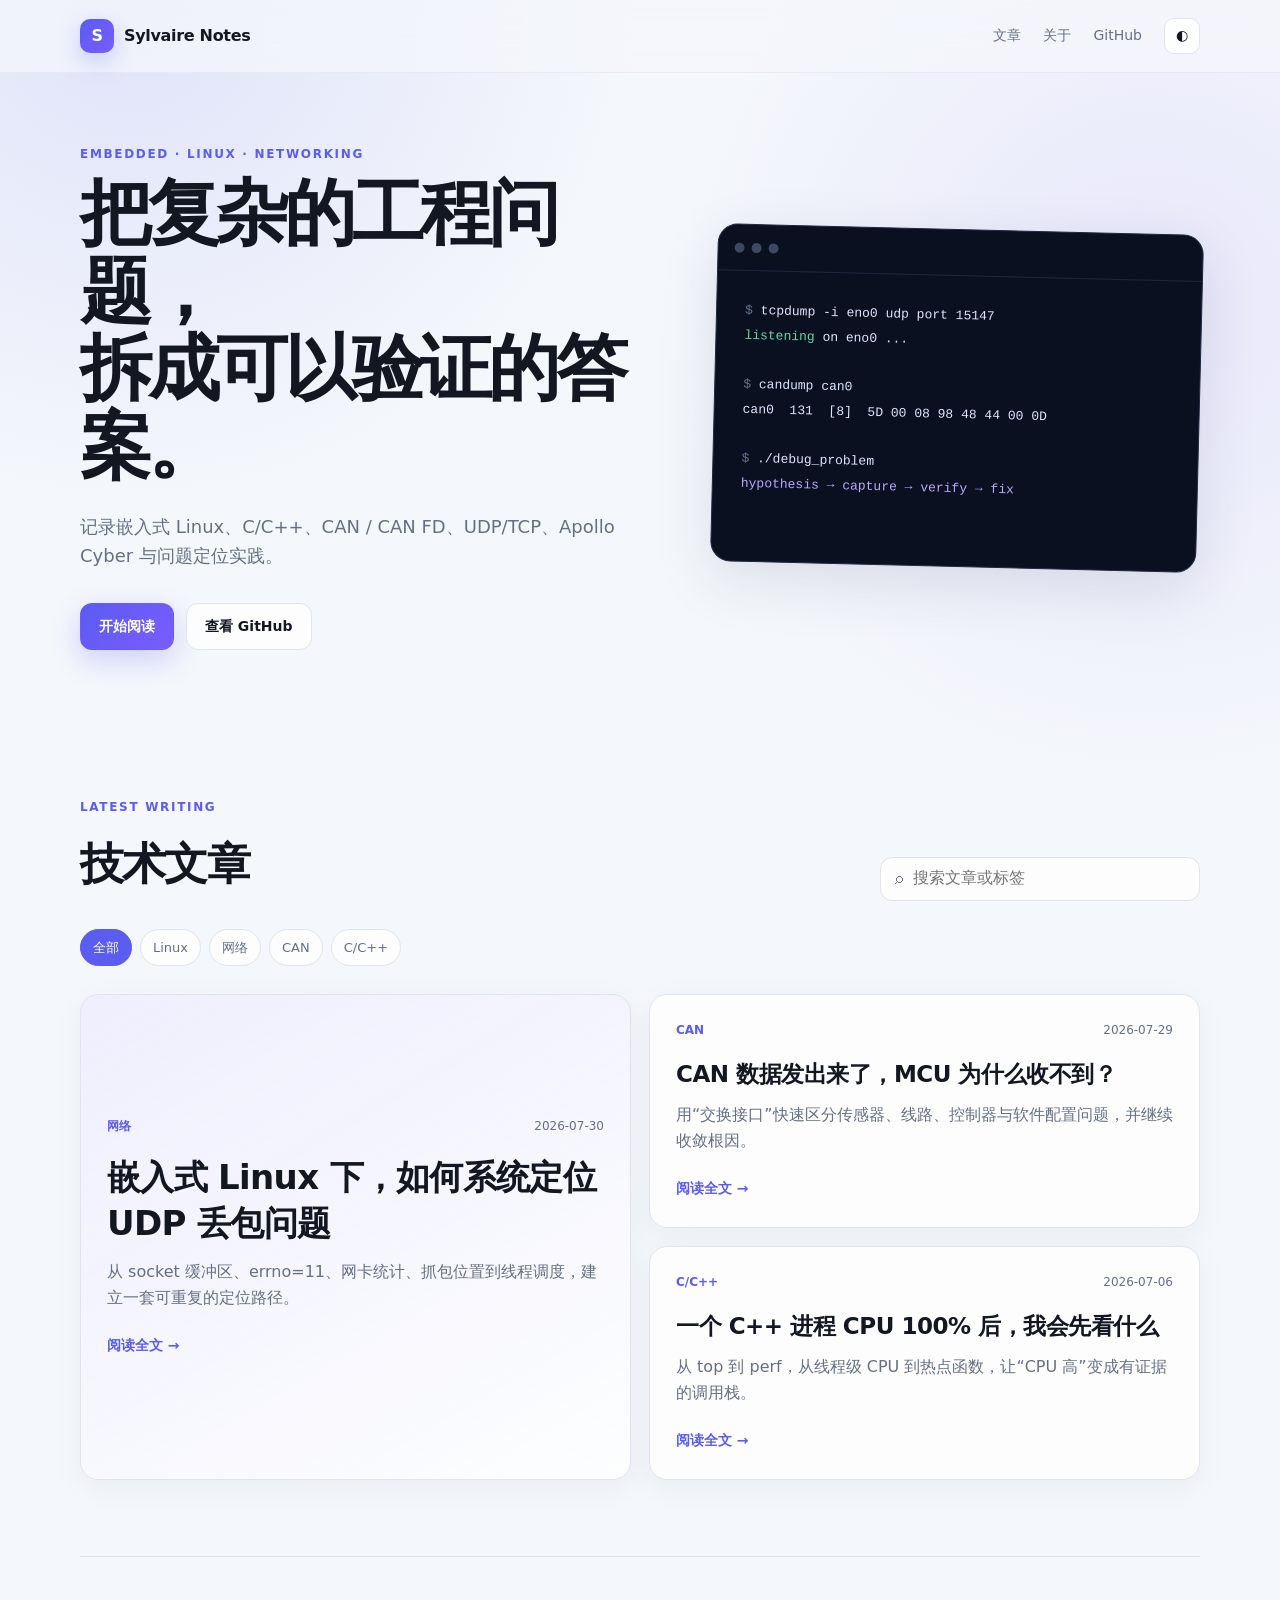
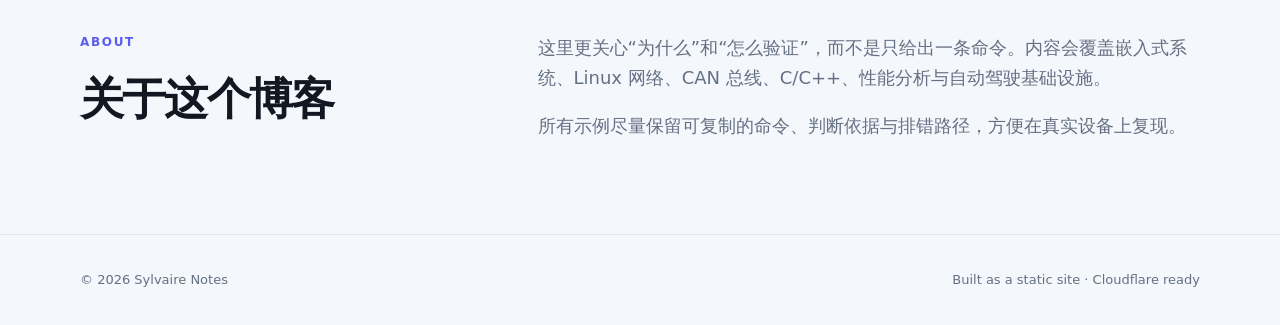
<file: index.html>
<!doctype html>
<html lang="zh-CN">
<head>
  <meta charset="utf-8" />
  <meta name="viewport" content="width=device-width, initial-scale=1" />
  <meta name="description" content="Sylvaire Notes：记录嵌入式 Linux、C/C++、网络、CAN 与工程实践。" />
  <meta name="theme-color" content="#0b1020" />
  <title>Sylvaire Notes · 嵌入式与工程实践</title>
  <link rel="icon" href="assets/favicon.svg" type="image/svg+xml" />
  <link rel="stylesheet" href="assets/style.css" />
</head>
<body>
  <header class="site-header">
    <div class="container nav-wrap">
      <a class="brand" href="./" aria-label="Sylvaire Notes 首页">
        <span class="brand-mark">S</span>
        <span>Sylvaire Notes</span>
      </a>
      <nav class="nav" aria-label="主导航">
        <a href="#articles">文章</a>
        <a href="#about">关于</a>
        <a href="https://github.com/sylvaire" target="_blank" rel="noreferrer">GitHub</a>
        <button id="themeToggle" class="icon-btn" type="button" aria-label="切换深浅色">◐</button>
      </nav>
    </div>
  </header>

  <main>
    <section class="hero container">
      <div class="hero-copy">
        <p class="eyebrow">Embedded · Linux · Networking</p>
        <h1>把复杂的工程问题，<br />拆成可以验证的答案。</h1>
        <p class="hero-desc">记录嵌入式 Linux、C/C++、CAN / CAN FD、UDP/TCP、Apollo Cyber 与问题定位实践。</p>
        <div class="hero-actions">
          <a class="btn primary" href="#articles">开始阅读</a>
          <a class="btn ghost" href="https://github.com/sylvaire" target="_blank" rel="noreferrer">查看 GitHub</a>
        </div>
      </div>
      <div class="terminal-card" aria-label="代码终端装饰">
        <div class="terminal-top"><span></span><span></span><span></span></div>
        <pre><code><span class="dim">$</span> tcpdump -i eno0 udp port 15147
<span class="ok">listening</span> on eno0 ...

<span class="dim">$</span> candump can0
can0  131  [8]  5D 00 08 98 48 44 00 0D

<span class="dim">$</span> ./debug_problem
<span class="accent">hypothesis → capture → verify → fix</span></code></pre>
      </div>
    </section>

    <section class="container section" id="articles">
      <div class="section-head">
        <div>
          <p class="eyebrow">Latest writing</p>
          <h2>技术文章</h2>
        </div>
        <label class="search-wrap">
          <span>⌕</span>
          <input id="searchInput" type="search" placeholder="搜索文章或标签" aria-label="搜索文章" />
        </label>
      </div>

      <div class="tag-row" id="tagRow">
        <button class="tag active" data-tag="all">全部</button>
        <button class="tag" data-tag="linux">Linux</button>
        <button class="tag" data-tag="network">网络</button>
        <button class="tag" data-tag="can">CAN</button>
        <button class="tag" data-tag="cpp">C/C++</button>
      </div>

      <div class="article-grid" id="articleGrid">
        <article class="article-card featured" data-tags="linux network" data-search="udp tcp linux 抓包 tcpdump wireshark 网络定位">
          <div class="card-meta"><span>网络</span><time datetime="2026-07-30">2026-07-30</time></div>
          <h3><a href="posts/udp-debug.html">嵌入式 Linux 下，如何系统定位 UDP 丢包问题</a></h3>
          <p>从 socket 缓冲区、errno=11、网卡统计、抓包位置到线程调度，建立一套可重复的定位路径。</p>
          <a class="read-more" href="posts/udp-debug.html">阅读全文 →</a>
        </article>

        <article class="article-card" data-tags="can" data-search="can canfd 雷达 中断 接口 丢数据 mcu">
          <div class="card-meta"><span>CAN</span><time datetime="2026-07-29">2026-07-29</time></div>
          <h3><a href="posts/can-receive-debug.html">CAN 数据发出来了，MCU 为什么收不到？</a></h3>
          <p>用“交换接口”快速区分传感器、线路、控制器与软件配置问题，并继续收敛根因。</p>
          <a class="read-more" href="posts/can-receive-debug.html">阅读全文 →</a>
        </article>

        <article class="article-card" data-tags="cpp linux" data-search="c++ linux cpu 占用 perf top gdb 调试 性能">
          <div class="card-meta"><span>C/C++</span><time datetime="2026-07-06">2026-07-06</time></div>
          <h3><a href="posts/cpu-debug.html">一个 C++ 进程 CPU 100% 后，我会先看什么</a></h3>
          <p>从 top 到 perf，从线程级 CPU 到热点函数，让“CPU 高”变成有证据的调用栈。</p>
          <a class="read-more" href="posts/cpu-debug.html">阅读全文 →</a>
        </article>
      </div>
      <p class="empty-state" id="emptyState" hidden>没有匹配的文章。</p>
    </section>

    <section class="container section about" id="about">
      <div>
        <p class="eyebrow">About</p>
        <h2>关于这个博客</h2>
      </div>
      <div class="about-copy">
        <p>这里更关心“为什么”和“怎么验证”，而不是只给出一条命令。内容会覆盖嵌入式系统、Linux 网络、CAN 总线、C/C++、性能分析与自动驾驶基础设施。</p>
        <p>所有示例尽量保留可复制的命令、判断依据与排错路径，方便在真实设备上复现。</p>
      </div>
    </section>
  </main>

  <footer class="footer">
    <div class="container footer-inner">
      <span>© <span id="year"></span> Sylvaire Notes</span>
      <span>Built as a static site · Cloudflare ready</span>
    </div>
  </footer>

  <script src="assets/main.js"></script>
</body>
</html>
</file>
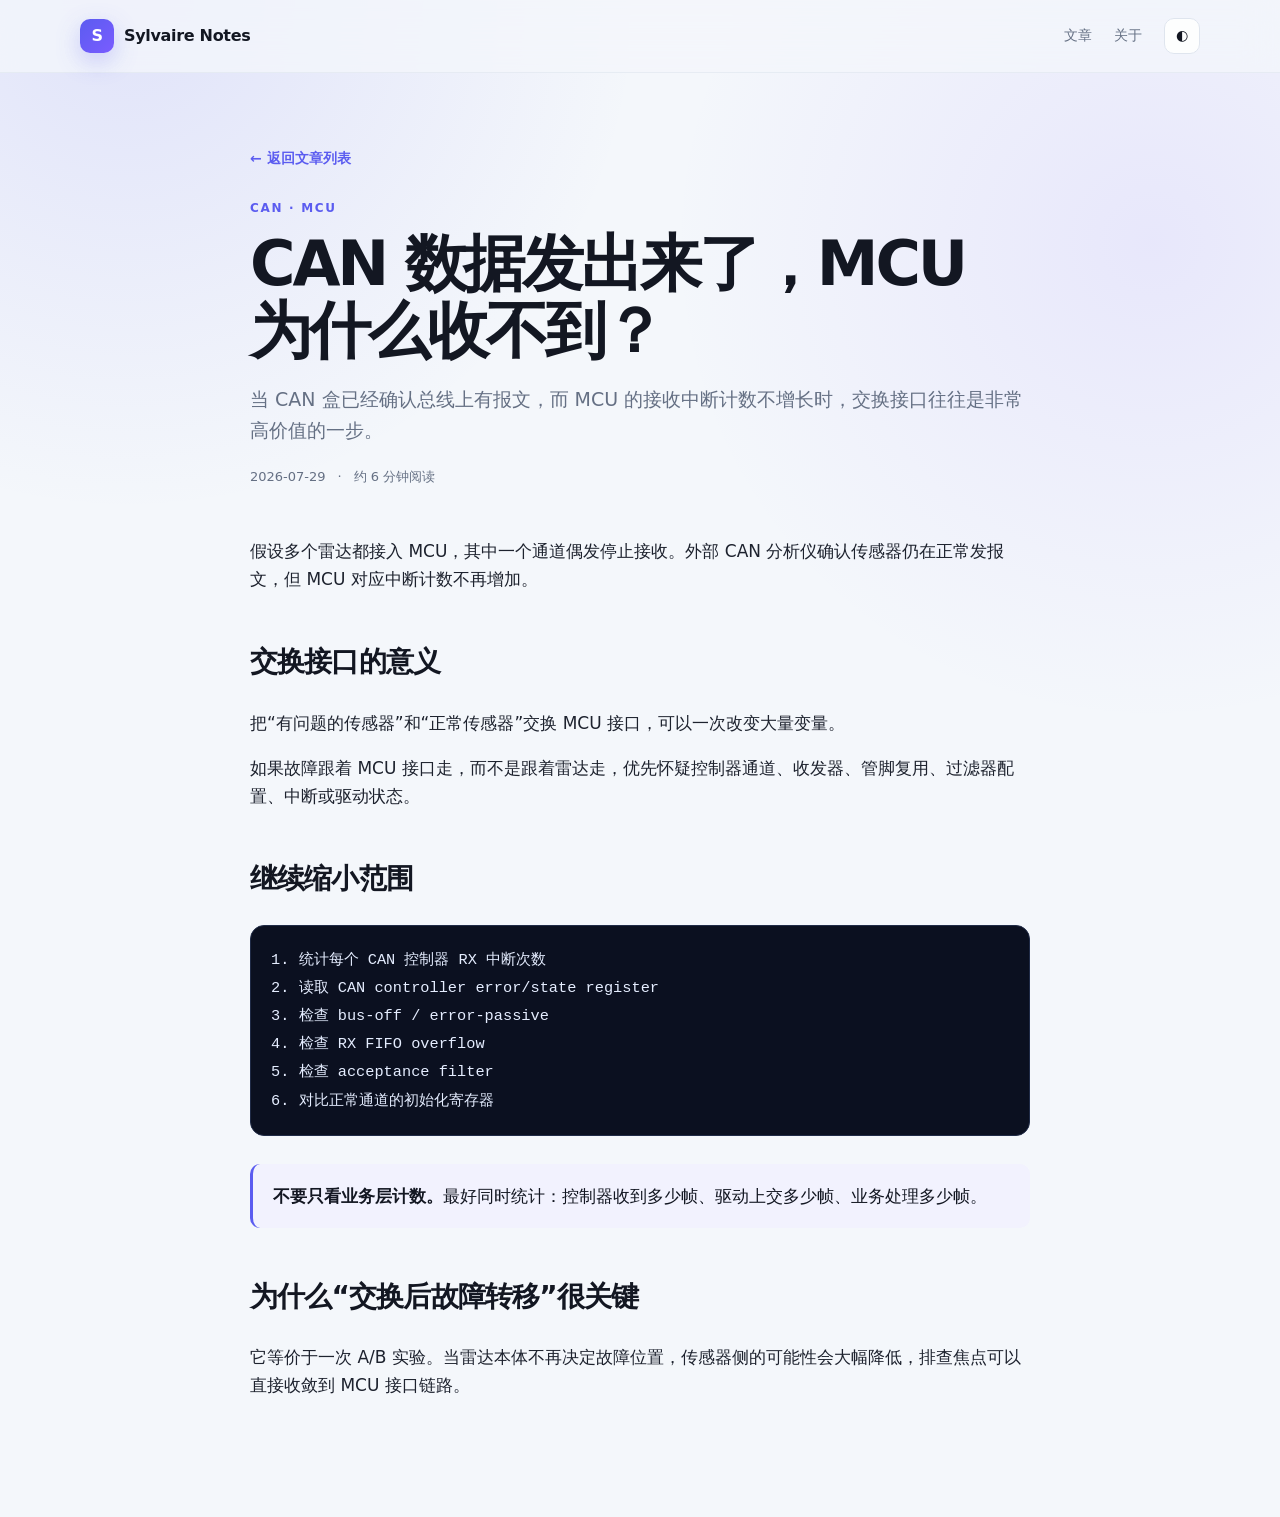
<file: posts/can-receive-debug.html>
<!doctype html>
<html lang="zh-CN">
<head>
  <meta charset="utf-8" />
  <meta name="viewport" content="width=device-width, initial-scale=1" />
  <meta name="description" content="当 CAN 盒已经确认总线上有报文，而 MCU 的接收中断计数不增长时，交换接口往往是非常高价值的一步。" />
  <title>CAN 数据发出来了，MCU 为什么收不到？ · Sylvaire Notes</title>
  <link rel="icon" href="../assets/favicon.svg" type="image/svg+xml" />
  <link rel="stylesheet" href="../assets/style.css" />
</head>
<body>
  <header class="site-header">
    <div class="container nav-wrap">
      <a class="brand" href="../"><span class="brand-mark">S</span><span>Sylvaire Notes</span></a>
      <nav class="nav"><a href="../#articles">文章</a><a href="../#about">关于</a><button id="themeToggle" class="icon-btn" type="button" aria-label="切换深浅色">◐</button></nav>
    </div>
  </header>
  <main class="post-main">
    <a class="post-back" href="../#articles">← 返回文章列表</a>
    <header class="post-header">
      <p class="eyebrow">CAN · MCU</p>
      <h1>CAN 数据发出来了，MCU 为什么收不到？</h1>
      <p class="post-lead">当 CAN 盒已经确认总线上有报文，而 MCU 的接收中断计数不增长时，交换接口往往是非常高价值的一步。</p>
      <div class="post-meta"><time datetime="2026-07-29">2026-07-29</time><span>·</span><span>约 6 分钟阅读</span></div>
    </header>
    <article class="prose"><p>假设多个雷达都接入 MCU，其中一个通道偶发停止接收。外部 CAN 分析仪确认传感器仍在正常发报文，但 MCU 对应中断计数不再增加。</p>
<h2>交换接口的意义</h2>
<p>把“有问题的传感器”和“正常传感器”交换 MCU 接口，可以一次改变大量变量。</p>
<p>如果故障跟着 MCU 接口走，而不是跟着雷达走，优先怀疑控制器通道、收发器、管脚复用、过滤器配置、中断或驱动状态。</p>
<h2>继续缩小范围</h2>
<pre><code>1. 统计每个 CAN 控制器 RX 中断次数
2. 读取 CAN controller error/state register
3. 检查 bus-off / error-passive
4. 检查 RX FIFO overflow
5. 检查 acceptance filter
6. 对比正常通道的初始化寄存器</code></pre>
<div class="callout"><strong>不要只看业务层计数。</strong>最好同时统计：控制器收到多少帧、驱动上交多少帧、业务处理多少帧。</div>
<h2>为什么“交换后故障转移”很关键</h2>
<p>它等价于一次 A/B 实验。当雷达本体不再决定故障位置，传感器侧的可能性会大幅降低，排查焦点可以直接收敛到 MCU 接口链路。</p></article>
  </main>
  <script src="../assets/main.js"></script>
</body>
</html>
</file>
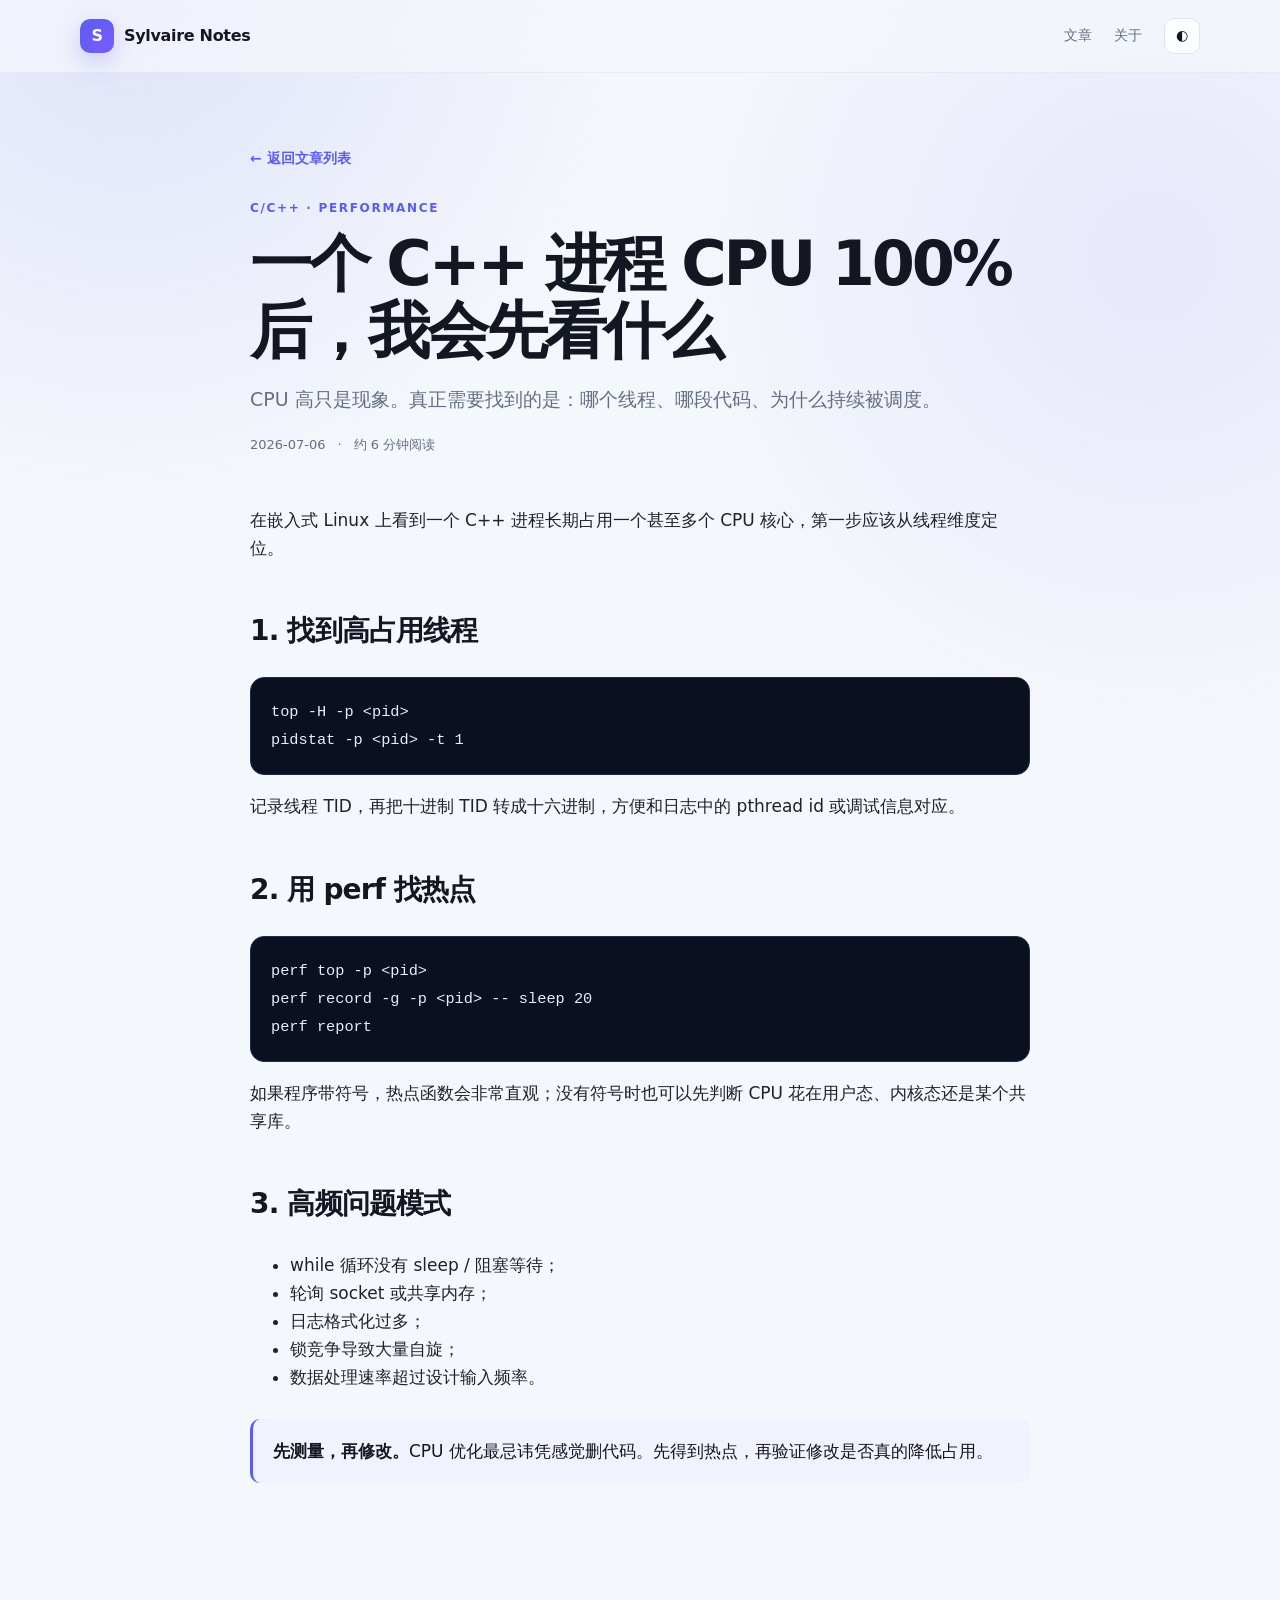
<file: posts/cpu-debug.html>
<!doctype html>
<html lang="zh-CN">
<head>
  <meta charset="utf-8" />
  <meta name="viewport" content="width=device-width, initial-scale=1" />
  <meta name="description" content="CPU 高只是现象。真正需要找到的是：哪个线程、哪段代码、为什么持续被调度。" />
  <title>一个 C++ 进程 CPU 100% 后，我会先看什么 · Sylvaire Notes</title>
  <link rel="icon" href="../assets/favicon.svg" type="image/svg+xml" />
  <link rel="stylesheet" href="../assets/style.css" />
</head>
<body>
  <header class="site-header">
    <div class="container nav-wrap">
      <a class="brand" href="../"><span class="brand-mark">S</span><span>Sylvaire Notes</span></a>
      <nav class="nav"><a href="../#articles">文章</a><a href="../#about">关于</a><button id="themeToggle" class="icon-btn" type="button" aria-label="切换深浅色">◐</button></nav>
    </div>
  </header>
  <main class="post-main">
    <a class="post-back" href="../#articles">← 返回文章列表</a>
    <header class="post-header">
      <p class="eyebrow">C/C++ · Performance</p>
      <h1>一个 C++ 进程 CPU 100% 后，我会先看什么</h1>
      <p class="post-lead">CPU 高只是现象。真正需要找到的是：哪个线程、哪段代码、为什么持续被调度。</p>
      <div class="post-meta"><time datetime="2026-07-06">2026-07-06</time><span>·</span><span>约 6 分钟阅读</span></div>
    </header>
    <article class="prose"><p>在嵌入式 Linux 上看到一个 C++ 进程长期占用一个甚至多个 CPU 核心，第一步应该从线程维度定位。</p>
<h2>1. 找到高占用线程</h2>
<pre><code>top -H -p &lt;pid&gt;
pidstat -p &lt;pid&gt; -t 1</code></pre>
<p>记录线程 TID，再把十进制 TID 转成十六进制，方便和日志中的 pthread id 或调试信息对应。</p>
<h2>2. 用 perf 找热点</h2>
<pre><code>perf top -p &lt;pid&gt;
perf record -g -p &lt;pid&gt; -- sleep 20
perf report</code></pre>
<p>如果程序带符号，热点函数会非常直观；没有符号时也可以先判断 CPU 花在用户态、内核态还是某个共享库。</p>
<h2>3. 高频问题模式</h2>
<ul><li>while 循环没有 sleep / 阻塞等待；</li><li>轮询 socket 或共享内存；</li><li>日志格式化过多；</li><li>锁竞争导致大量自旋；</li><li>数据处理速率超过设计输入频率。</li></ul>
<div class="callout"><strong>先测量，再修改。</strong>CPU 优化最忌讳凭感觉删代码。先得到热点，再验证修改是否真的降低占用。</div></article>
  </main>
  <script src="../assets/main.js"></script>
</body>
</html>
</file>
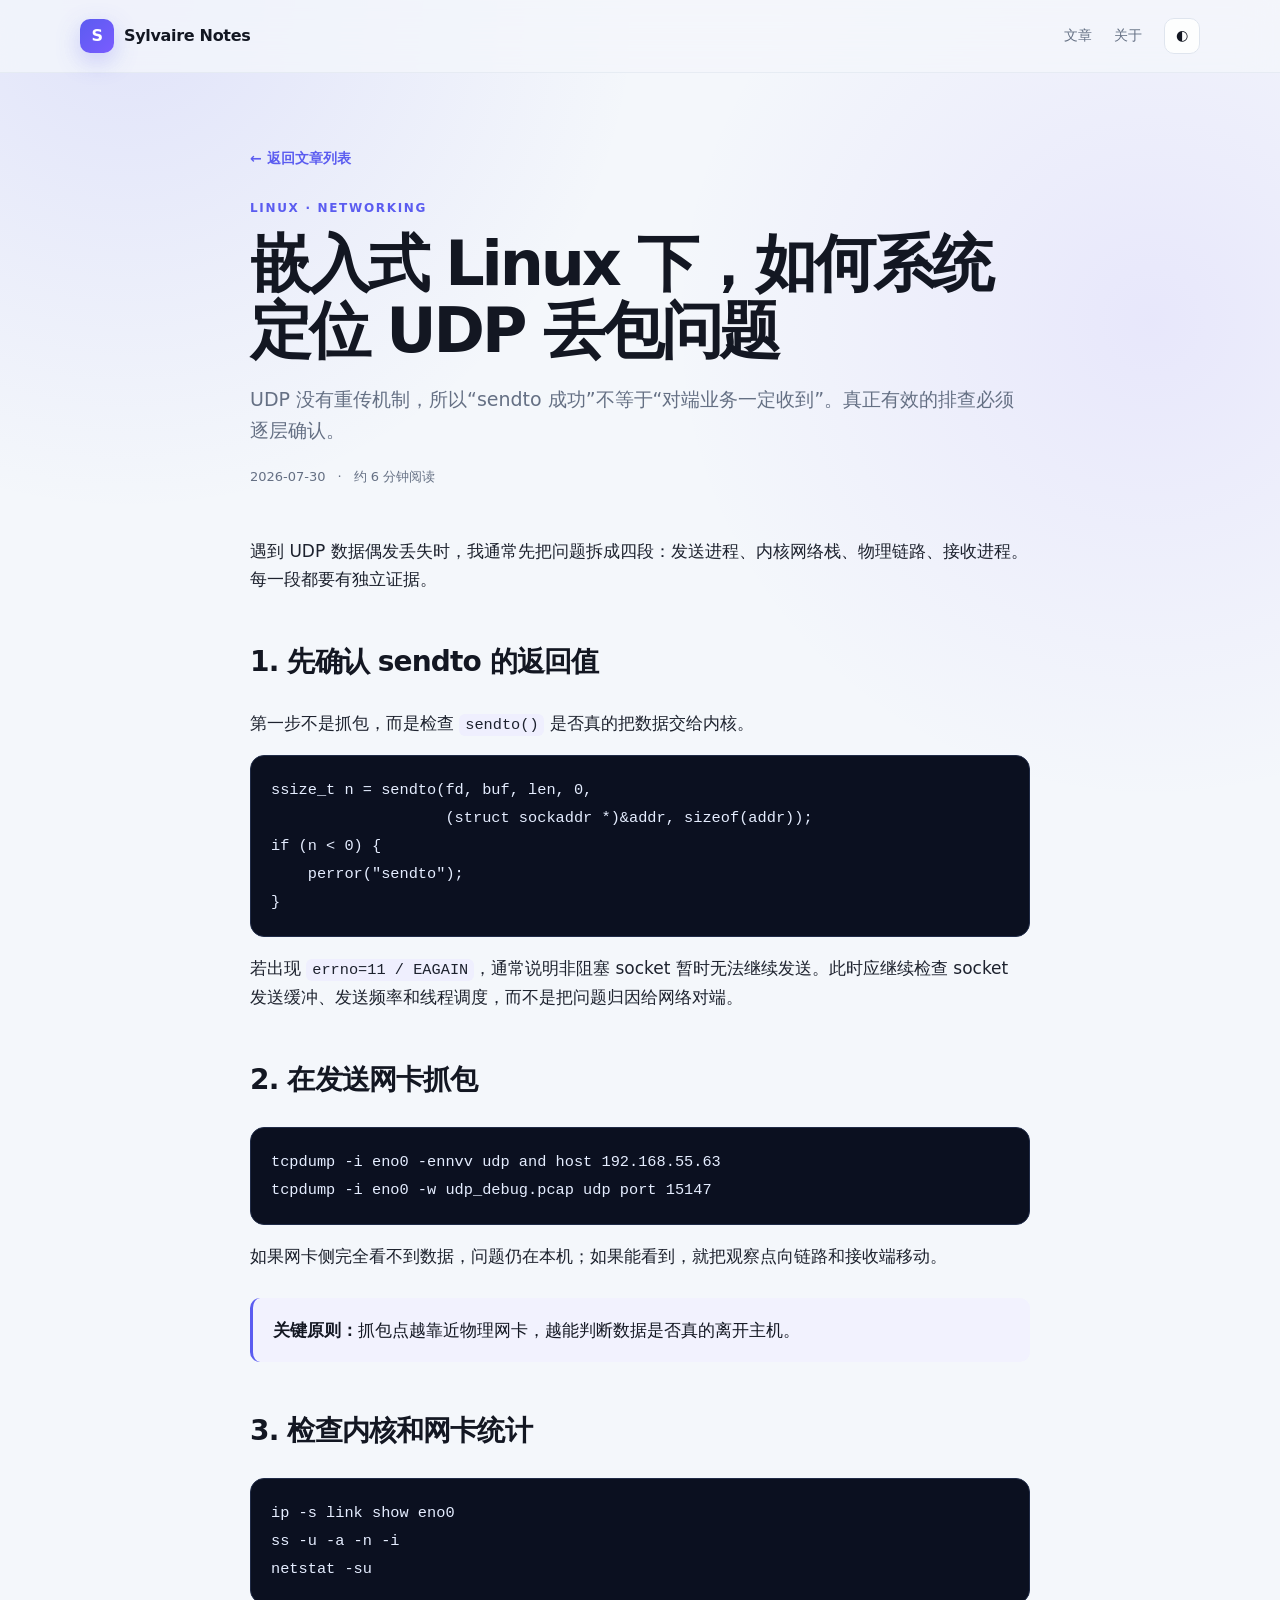
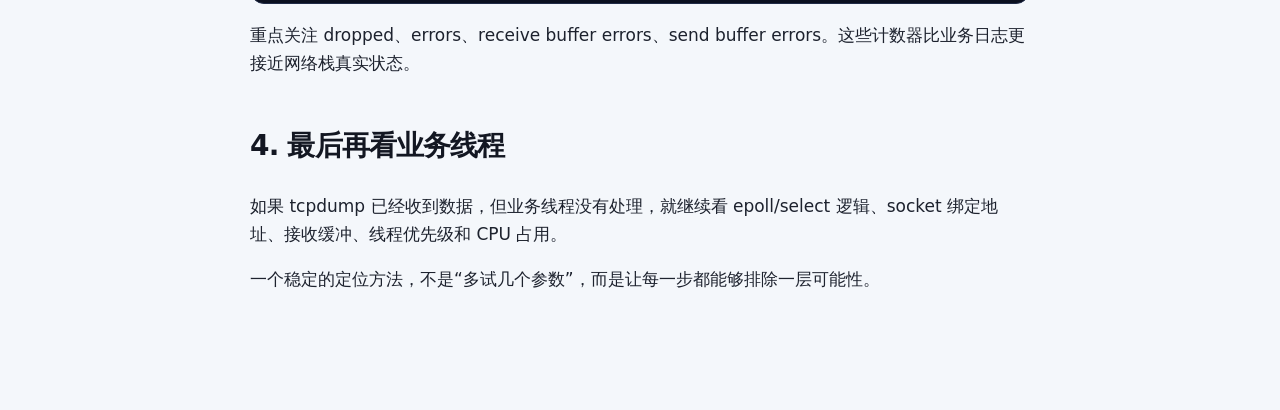
<file: posts/udp-debug.html>
<!doctype html>
<html lang="zh-CN">
<head>
  <meta charset="utf-8" />
  <meta name="viewport" content="width=device-width, initial-scale=1" />
  <meta name="description" content="UDP 没有重传机制，所以“sendto 成功”不等于“对端业务一定收到”。真正有效的排查必须逐层确认。" />
  <title>嵌入式 Linux 下，如何系统定位 UDP 丢包问题 · Sylvaire Notes</title>
  <link rel="icon" href="../assets/favicon.svg" type="image/svg+xml" />
  <link rel="stylesheet" href="../assets/style.css" />
</head>
<body>
  <header class="site-header">
    <div class="container nav-wrap">
      <a class="brand" href="../"><span class="brand-mark">S</span><span>Sylvaire Notes</span></a>
      <nav class="nav"><a href="../#articles">文章</a><a href="../#about">关于</a><button id="themeToggle" class="icon-btn" type="button" aria-label="切换深浅色">◐</button></nav>
    </div>
  </header>
  <main class="post-main">
    <a class="post-back" href="../#articles">← 返回文章列表</a>
    <header class="post-header">
      <p class="eyebrow">Linux · Networking</p>
      <h1>嵌入式 Linux 下，如何系统定位 UDP 丢包问题</h1>
      <p class="post-lead">UDP 没有重传机制，所以“sendto 成功”不等于“对端业务一定收到”。真正有效的排查必须逐层确认。</p>
      <div class="post-meta"><time datetime="2026-07-30">2026-07-30</time><span>·</span><span>约 6 分钟阅读</span></div>
    </header>
    <article class="prose"><p>遇到 UDP 数据偶发丢失时，我通常先把问题拆成四段：发送进程、内核网络栈、物理链路、接收进程。每一段都要有独立证据。</p>
<h2>1. 先确认 sendto 的返回值</h2>
<p>第一步不是抓包，而是检查 <code>sendto()</code> 是否真的把数据交给内核。</p>
<pre><code>ssize_t n = sendto(fd, buf, len, 0,
                   (struct sockaddr *)&amp;addr, sizeof(addr));
if (n &lt; 0) {
    perror("sendto");
}</code></pre>
<p>若出现 <code>errno=11 / EAGAIN</code>，通常说明非阻塞 socket 暂时无法继续发送。此时应继续检查 socket 发送缓冲、发送频率和线程调度，而不是把问题归因给网络对端。</p>
<h2>2. 在发送网卡抓包</h2>
<pre><code>tcpdump -i eno0 -ennvv udp and host 192.168.55.63
tcpdump -i eno0 -w udp_debug.pcap udp port 15147</code></pre>
<p>如果网卡侧完全看不到数据，问题仍在本机；如果能看到，就把观察点向链路和接收端移动。</p>
<div class="callout"><strong>关键原则：</strong>抓包点越靠近物理网卡，越能判断数据是否真的离开主机。</div>
<h2>3. 检查内核和网卡统计</h2>
<pre><code>ip -s link show eno0
ss -u -a -n -i
netstat -su</code></pre>
<p>重点关注 dropped、errors、receive buffer errors、send buffer errors。这些计数器比业务日志更接近网络栈真实状态。</p>
<h2>4. 最后再看业务线程</h2>
<p>如果 tcpdump 已经收到数据，但业务线程没有处理，就继续看 epoll/select 逻辑、socket 绑定地址、接收缓冲、线程优先级和 CPU 占用。</p>
<p>一个稳定的定位方法，不是“多试几个参数”，而是让每一步都能够排除一层可能性。</p></article>
  </main>
  <script src="../assets/main.js"></script>
</body>
</html>
</file>
<file: assets/style.css>
:root {
  --bg: #f4f7fb;
  --surface: rgba(255,255,255,.82);
  --surface-solid: #ffffff;
  --text: #131722;
  --muted: #657084;
  --line: #dfe5ee;
  --primary: #5b5cf0;
  --primary-2: #7a5cff;
  --code: #0b1020;
  --shadow: 0 18px 60px rgba(40, 52, 90, .12);
  color-scheme: light;
}

:root[data-theme="dark"] {
  --bg: #090d18;
  --surface: rgba(16,23,40,.78);
  --surface-solid: #101728;
  --text: #eef3ff;
  --muted: #98a4bc;
  --line: #263049;
  --primary: #8b8dff;
  --primary-2: #a77cff;
  --code: #070b14;
  --shadow: 0 18px 70px rgba(0,0,0,.28);
  color-scheme: dark;
}

* { box-sizing: border-box; }
html { scroll-behavior: smooth; }
body {
  margin: 0;
  background:
    radial-gradient(circle at 10% 0%, rgba(91,92,240,.13), transparent 32rem),
    radial-gradient(circle at 90% 16%, rgba(122,92,255,.10), transparent 30rem),
    var(--bg);
  color: var(--text);
  font-family: Inter, ui-sans-serif, system-ui, -apple-system, BlinkMacSystemFont, "Segoe UI", "PingFang SC", "Microsoft YaHei", sans-serif;
  line-height: 1.65;
}
a { color: inherit; text-decoration: none; }
button, input { font: inherit; }
.container { width: min(1120px, calc(100% - 40px)); margin: 0 auto; }

.site-header {
  position: sticky; top: 0; z-index: 20;
  backdrop-filter: blur(18px);
  background: color-mix(in srgb, var(--bg) 78%, transparent);
  border-bottom: 1px solid color-mix(in srgb, var(--line) 65%, transparent);
}
.nav-wrap { height: 72px; display: flex; align-items: center; justify-content: space-between; gap: 24px; }
.brand { display: inline-flex; align-items: center; gap: 10px; font-weight: 800; letter-spacing: -.02em; }
.brand-mark {
  width: 34px; height: 34px; border-radius: 10px; display: grid; place-items: center;
  color: white; background: linear-gradient(135deg, var(--primary), var(--primary-2));
  box-shadow: 0 8px 24px rgba(91,92,240,.28);
}
.nav { display: flex; align-items: center; gap: 22px; color: var(--muted); font-size: 14px; }
.nav a:hover { color: var(--text); }
.icon-btn { width: 36px; height: 36px; border-radius: 10px; border: 1px solid var(--line); background: var(--surface); color: var(--text); cursor: pointer; }

.hero { min-height: 570px; display: grid; grid-template-columns: 1.08fr .92fr; gap: 64px; align-items: center; padding-block: 72px; }
.eyebrow { margin: 0 0 10px; color: var(--primary); font-weight: 800; font-size: 12px; letter-spacing: .14em; text-transform: uppercase; }
.hero h1 { margin: 0; font-size: clamp(42px, 6vw, 72px); line-height: 1.08; letter-spacing: -.055em; }
.hero-desc { max-width: 650px; margin: 26px 0 0; color: var(--muted); font-size: 18px; }
.hero-actions { display: flex; gap: 12px; margin-top: 32px; }
.btn { padding: 11px 18px; border-radius: 12px; font-weight: 750; font-size: 14px; border: 1px solid var(--line); }
.btn.primary { background: linear-gradient(135deg, var(--primary), var(--primary-2)); color: white; border-color: transparent; box-shadow: 0 10px 28px rgba(91,92,240,.25); }
.btn.ghost { background: var(--surface); }

.terminal-card { overflow: hidden; border: 1px solid #1f2942; background: var(--code); border-radius: 20px; box-shadow: var(--shadow); transform: rotate(1.4deg); }
.terminal-top { height: 46px; display: flex; gap: 7px; align-items: center; padding: 0 16px; border-bottom: 1px solid #1e2740; }
.terminal-top span { width: 10px; height: 10px; border-radius: 50%; background: #3d4762; }
.terminal-card pre { margin: 0; padding: 28px; min-height: 290px; overflow: auto; color: #dce6ff; font-size: 13px; line-height: 1.9; font-family: "Cascadia Code", "SFMono-Regular", Consolas, monospace; }
.terminal-card .dim { color: #68748e; }
.terminal-card .ok { color: #63d9a5; }
.terminal-card .accent { color: #b8a8ff; }

.section { padding-block: 76px; }
.section-head { display: flex; justify-content: space-between; align-items: end; gap: 24px; }
.section h2 { margin: 0; font-size: clamp(30px, 4vw, 44px); letter-spacing: -.04em; }
.search-wrap { width: min(320px, 100%); display: flex; align-items: center; gap: 8px; padding: 0 14px; height: 44px; border: 1px solid var(--line); border-radius: 12px; background: var(--surface); color: var(--muted); }
.search-wrap input { width: 100%; border: 0; outline: 0; background: transparent; color: var(--text); }
.tag-row { display: flex; flex-wrap: wrap; gap: 8px; margin: 28px 0; }
.tag { border: 1px solid var(--line); border-radius: 999px; background: var(--surface); color: var(--muted); padding: 7px 12px; cursor: pointer; font-size: 13px; }
.tag.active, .tag:hover { color: white; background: var(--primary); border-color: var(--primary); }
.article-grid { display: grid; grid-template-columns: repeat(2, 1fr); gap: 18px; }
.article-card { padding: 26px; border-radius: 18px; border: 1px solid var(--line); background: var(--surface); box-shadow: 0 8px 30px rgba(30,40,70,.05); transition: transform .2s ease, border-color .2s ease; }
.article-card:hover { transform: translateY(-3px); border-color: color-mix(in srgb, var(--primary) 45%, var(--line)); }
.article-card.featured { grid-row: span 2; display: flex; flex-direction: column; justify-content: center; min-height: 390px; background: linear-gradient(150deg, color-mix(in srgb, var(--primary) 10%, var(--surface-solid)), var(--surface)); }
.card-meta { display: flex; justify-content: space-between; gap: 12px; color: var(--muted); font-size: 12px; }
.card-meta span { color: var(--primary); font-weight: 800; }
.article-card h3 { margin: 18px 0 12px; font-size: 23px; line-height: 1.35; letter-spacing: -.02em; }
.article-card.featured h3 { font-size: 34px; }
.article-card p { margin: 0; color: var(--muted); }
.read-more { display: inline-block; margin-top: 22px; color: var(--primary); font-weight: 800; font-size: 14px; }
.empty-state { color: var(--muted); text-align: center; padding: 40px; }

.about { display: grid; grid-template-columns: .75fr 1.25fr; gap: 60px; border-top: 1px solid var(--line); }
.about-copy { color: var(--muted); font-size: 18px; }
.about-copy p:first-child { margin-top: 0; }
.footer { border-top: 1px solid var(--line); color: var(--muted); font-size: 13px; }
.footer-inner { min-height: 90px; display: flex; align-items: center; justify-content: space-between; gap: 20px; }

.post-main { width: min(780px, calc(100% - 40px)); margin: 0 auto; padding: 72px 0 100px; }
.post-back { color: var(--primary); font-weight: 750; font-size: 14px; }
.post-header { margin: 28px 0 50px; }
.post-header h1 { font-size: clamp(38px, 6vw, 62px); line-height: 1.08; letter-spacing: -.05em; margin: 12px 0 18px; }
.post-lead { color: var(--muted); font-size: 19px; }
.post-meta { color: var(--muted); font-size: 13px; display: flex; gap: 12px; flex-wrap: wrap; }
.prose { font-size: 17px; }
.prose h2 { margin-top: 46px; font-size: 28px; letter-spacing: -.03em; }
.prose h3 { margin-top: 34px; }
.prose p, .prose li { color: color-mix(in srgb, var(--text) 88%, var(--muted)); }
.prose code { background: color-mix(in srgb, var(--primary) 10%, var(--surface-solid)); padding: .12em .38em; border-radius: 6px; font-family: "Cascadia Code", Consolas, monospace; font-size: .9em; }
.prose pre { background: var(--code); color: #e5edff; padding: 20px; border-radius: 14px; overflow-x: auto; border: 1px solid #202b47; }
.prose pre code { background: transparent; padding: 0; }
.callout { margin: 28px 0; padding: 18px 20px; border-left: 3px solid var(--primary); border-radius: 10px; background: color-mix(in srgb, var(--primary) 8%, var(--surface-solid)); }

@media (max-width: 820px) {
  .nav a { display: none; }
  .hero { grid-template-columns: 1fr; gap: 36px; padding-block: 52px; }
  .terminal-card { transform: none; }
  .section-head { align-items: stretch; flex-direction: column; }
  .search-wrap { width: 100%; }
  .article-grid { grid-template-columns: 1fr; }
  .article-card.featured { min-height: auto; grid-row: auto; }
  .article-card.featured h3 { font-size: 26px; }
  .about { grid-template-columns: 1fr; gap: 20px; }
}

@media (max-width: 520px) {
  .container { width: min(100% - 28px, 1120px); }
  .hero h1 { font-size: 44px; }
  .hero-actions { flex-direction: column; }
  .btn { text-align: center; }
  .footer-inner { align-items: flex-start; flex-direction: column; justify-content: center; }
}
</file>
